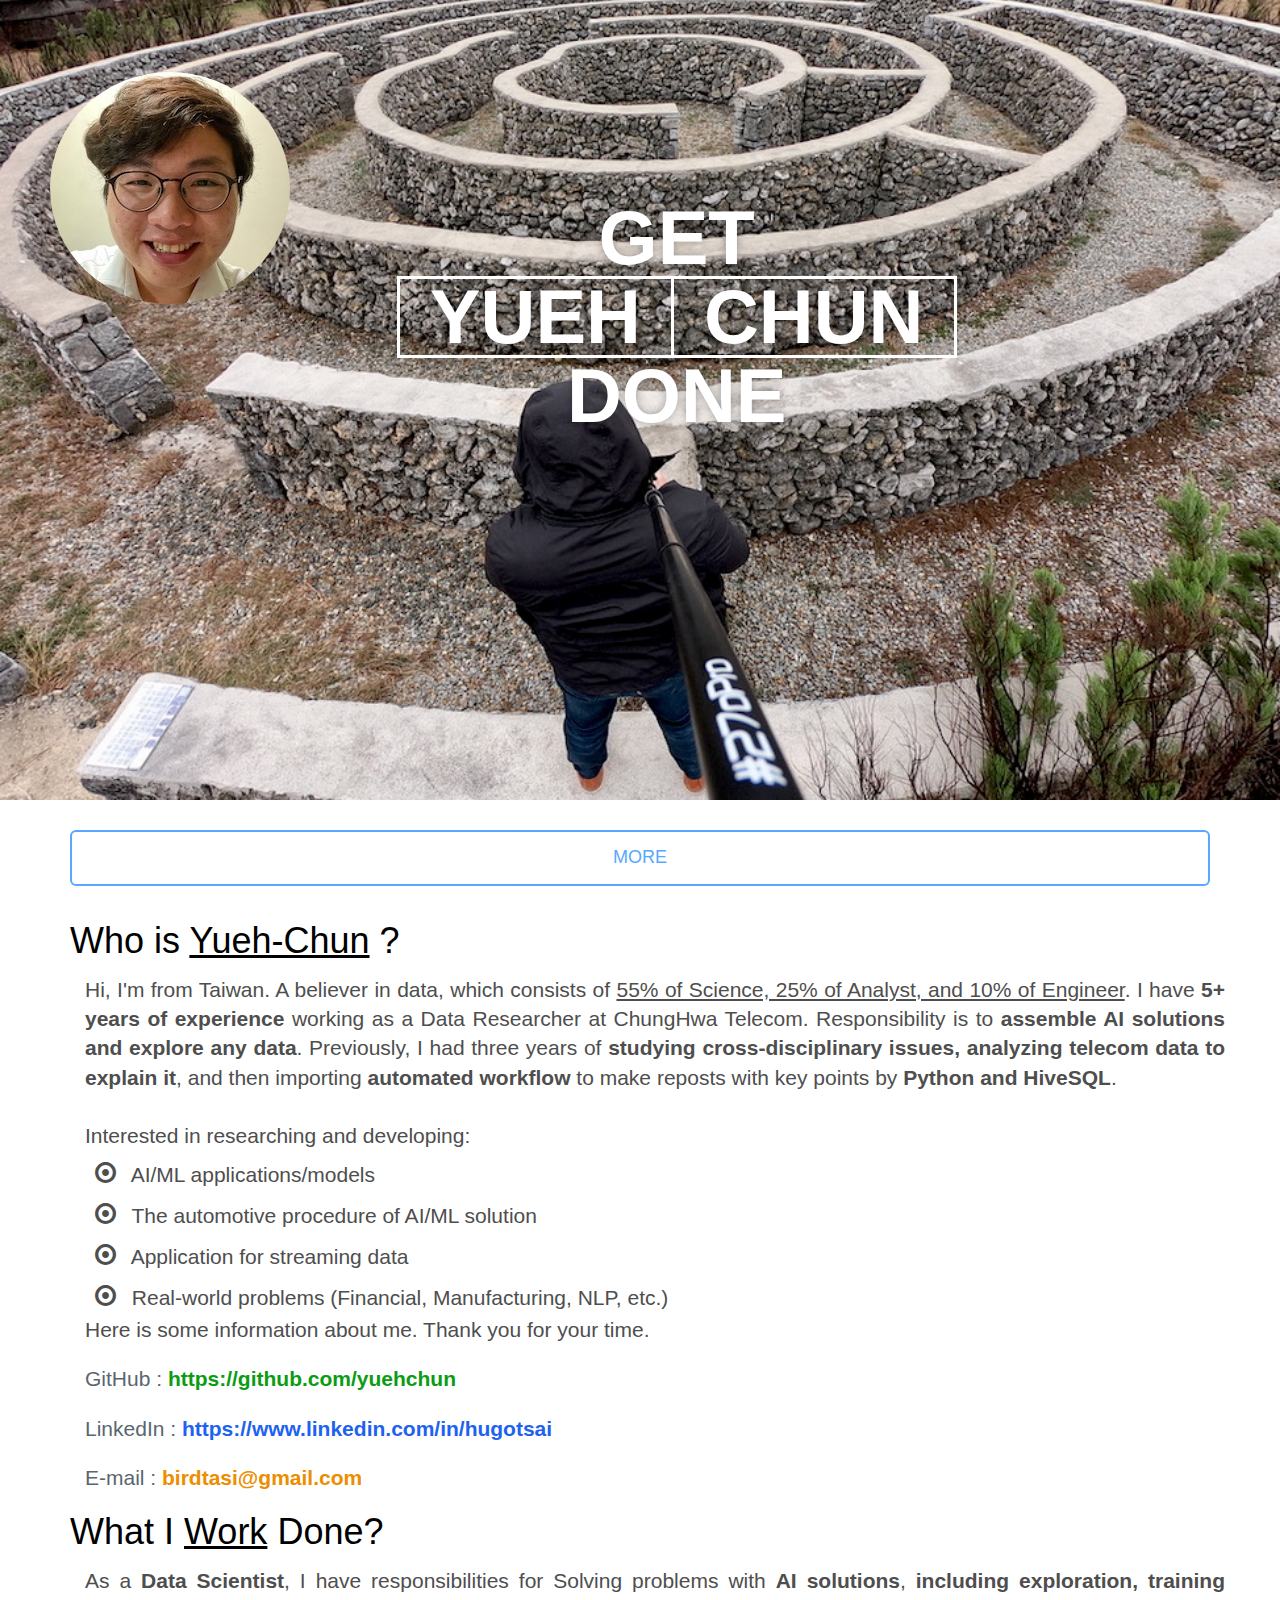
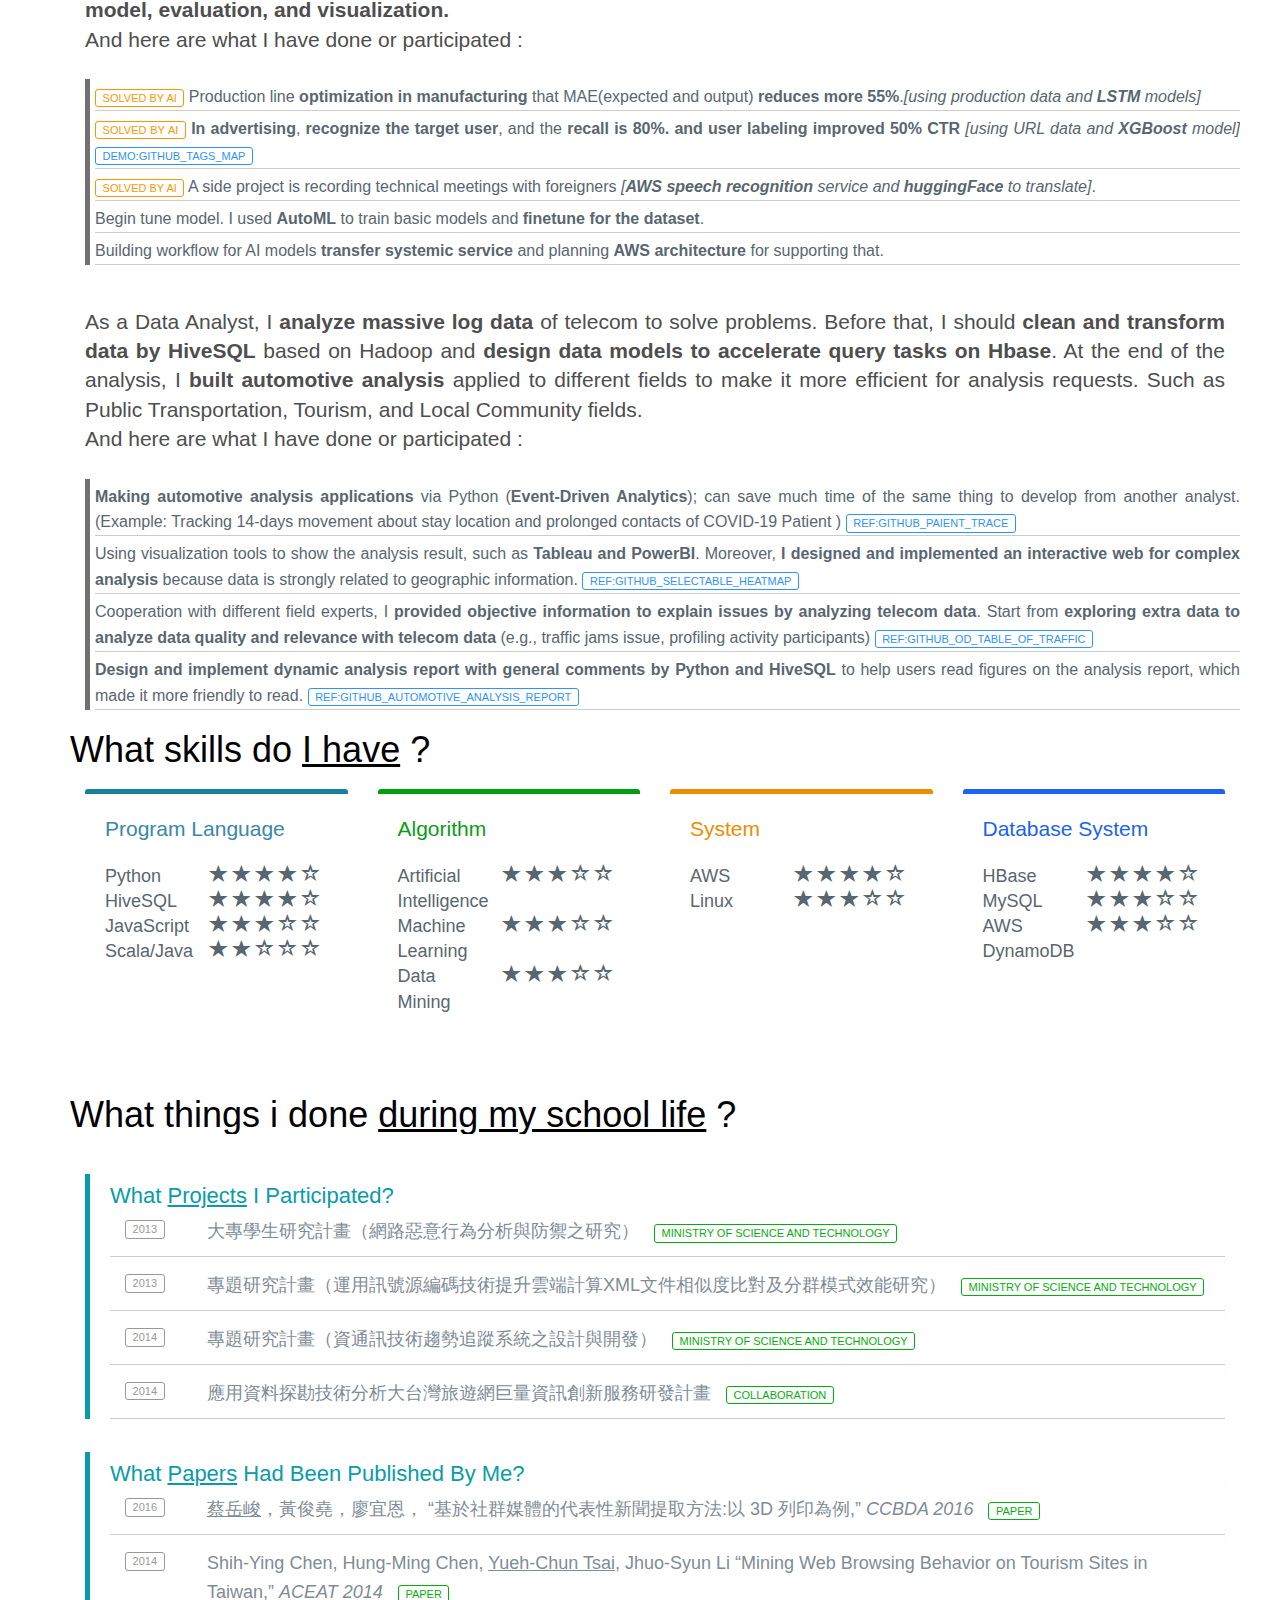
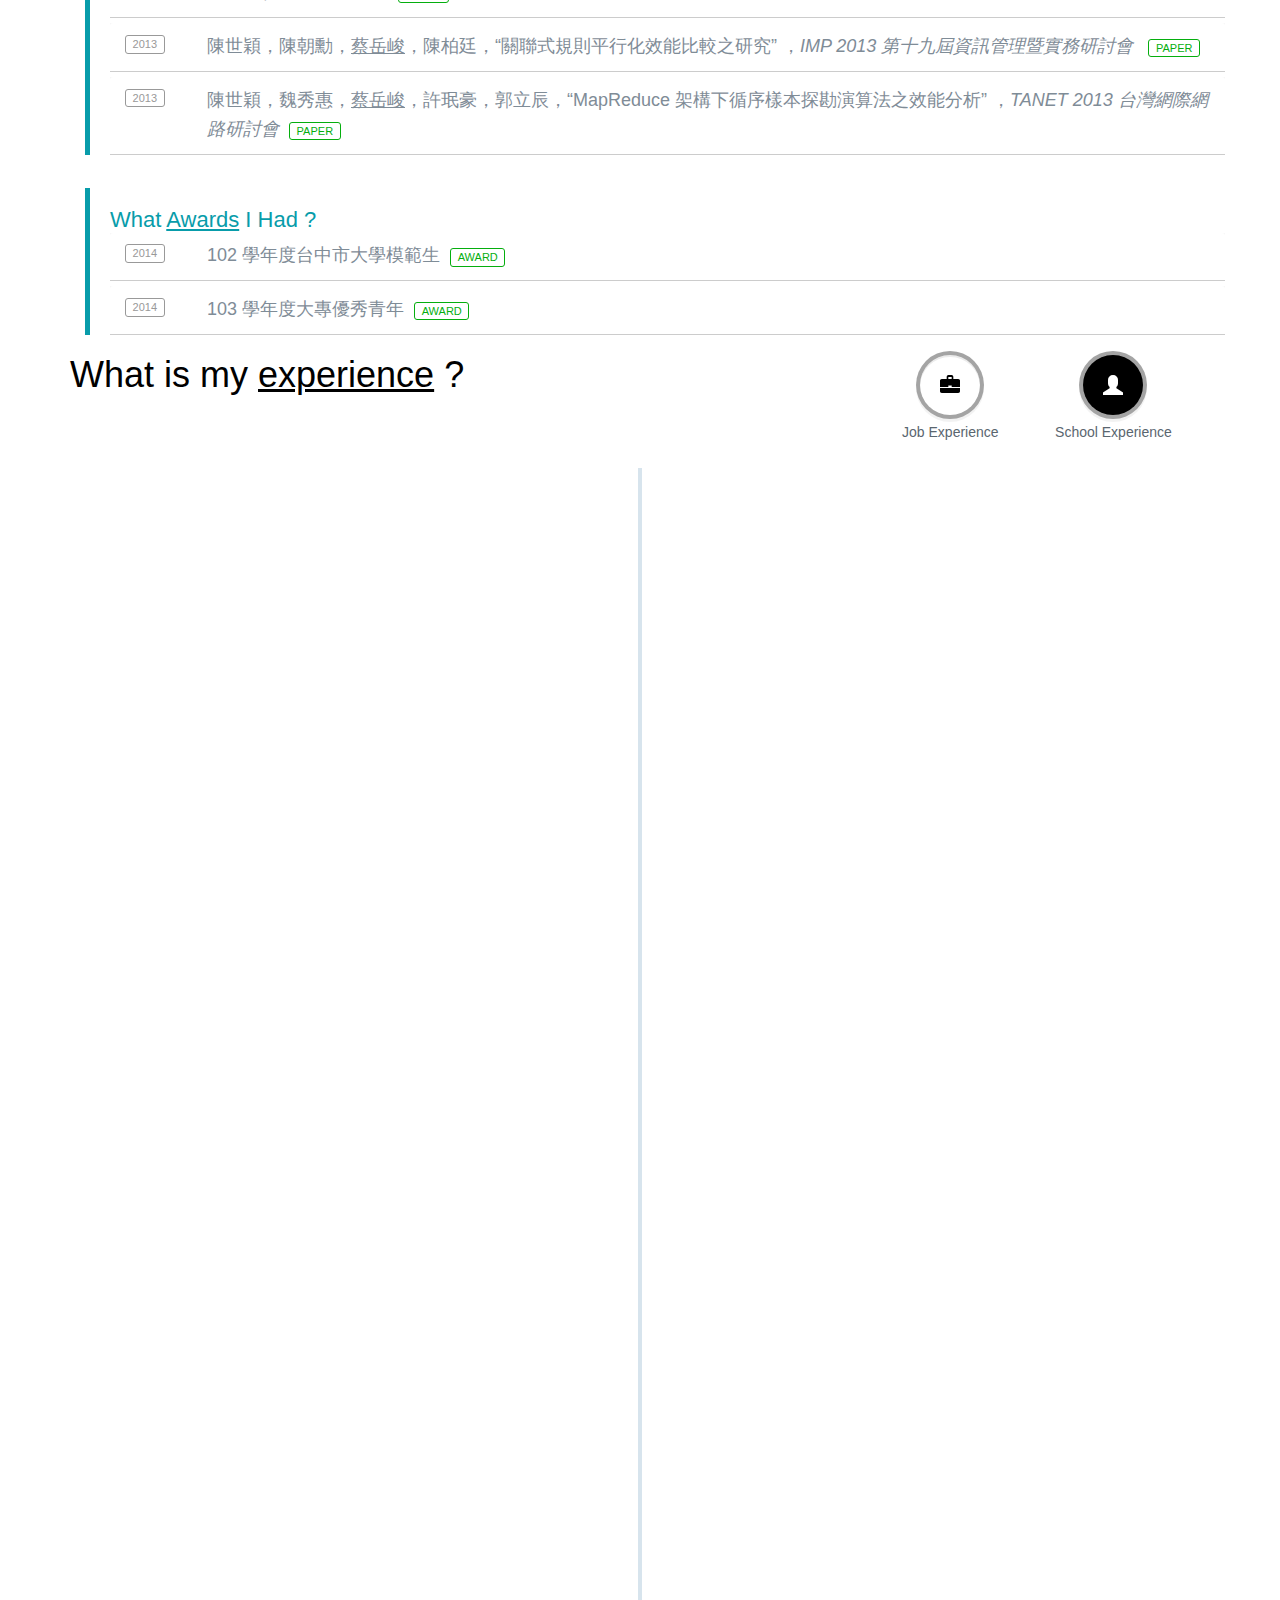
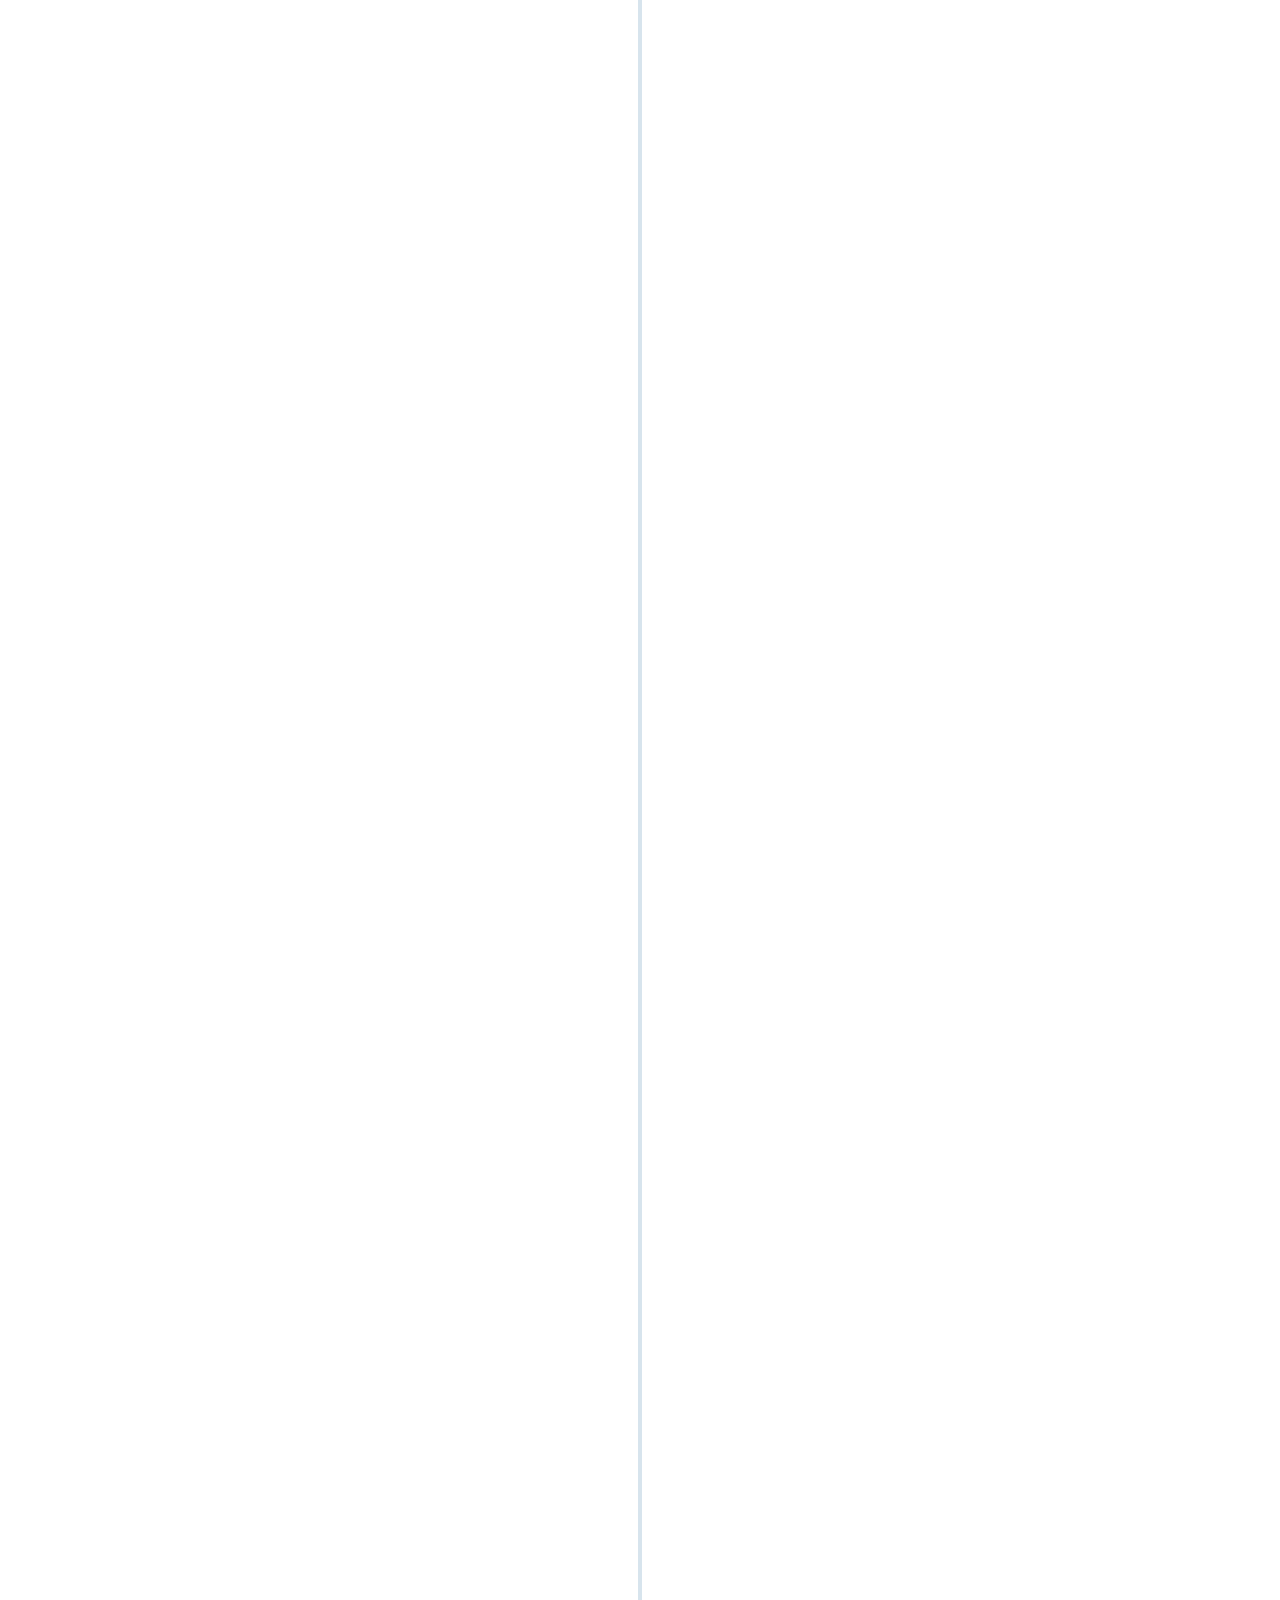
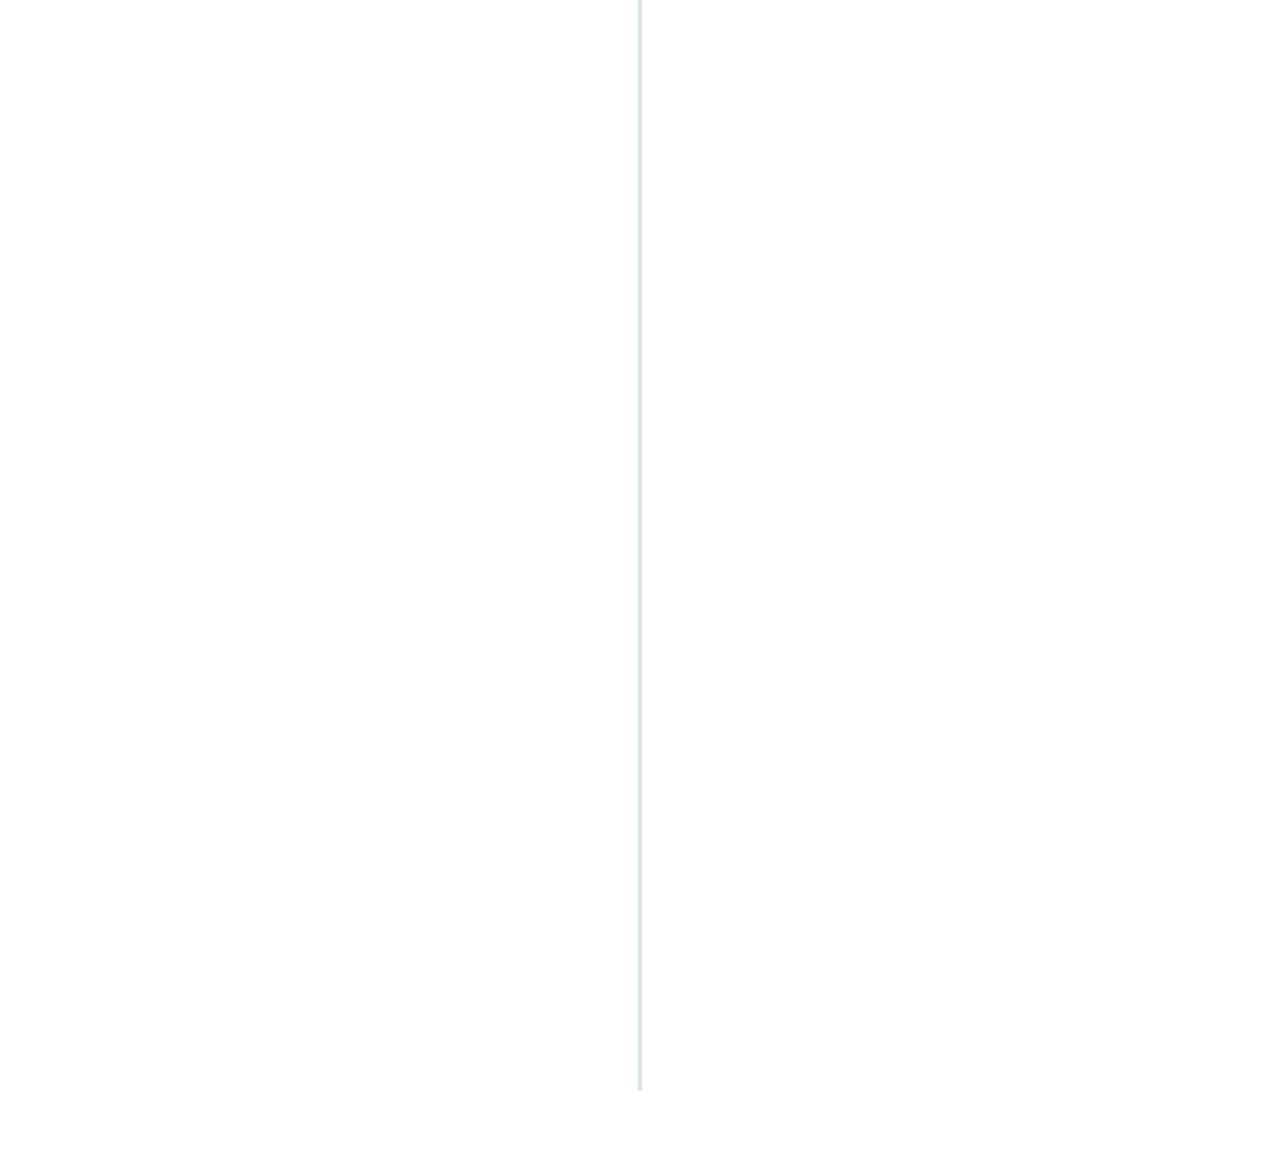
<file: index.html>
<!doctype html>
<html lang="en">
<head>
	<meta charset="utf-8" />
	<meta http-equiv="X-UA-Compatible" content="IE=edge,chrome=1" />
	<title>Hi , I'm Yueh Chun</title>
	
  <link href="bootstrap3/css/bootstrap.css" rel="stylesheet" />
  <link href="assets/css/get-shit-done.css" rel="stylesheet" />  
	<link href="assets/css/get-shit-done.css" rel="stylesheet" />  
  <link href="assets/css/my.css" rel="stylesheet" />

  <link rel="stylesheet" href="assets/css/reset.css"> <!-- CSS reset -->
  <link rel="stylesheet" href="assets/css/style.css"> <!-- Resource style -->
  <script src="assets/js/modernizr.js"></script> <!-- Modernizr -->
    
  <!--     Font Awesome     -->
  <link href="bootstrap3/css/font-awesome.css" rel="stylesheet">
  <link href='http://fonts.googleapis.com/css?family=Grand+Hotel' rel='stylesheet' type='text/css'>
  
</head>
<body>
<div class='blurred-container'>
     <a href="http://github.com">
         <div class="logo-container">
            <img class="img-circle" src="assets/img/yct_sp.jpeg" >
        </div>
    </a>
    <div class="motto">
        <div>Get</div>
        <div class="border no-right-border">Yueh</div><div class="border">Chun</div>
        <div>Done</div>
    </div>
  <div class="img-src" style="background-image: url('assets/img/HeadBack2.jpeg')" id="myBG"></div>
  <div class='img-src blur' style="background-image: url('assets/img/HeadBack2.jpeg')"></div>
</div>

<div class="main">
     <div class="section-gray">
        <div class="container">
            <div class="row">
                <div class="col-md-12 text-center">
                  <a href="#aboutMe " class="btn btn-block btn-lg btn-info h2">MORE</a>
                </div>
            </div>
        </div>
    </div>
</div>
<div class="main" id="aboutMe"> </div>
<div class="main" id="myWork"> </div>
<div class="main" id="mySkill"> </div>






<div class="main" id="duringSchool"> 
    <div class="container tim-container">
       <div class="section-gray">
          <div class="container">
              <div class="row">
                <div class="tim-title">
                  <h2 class="Quote myTitle">What things i done <u>during my school life</u> ? </h2>
                </div>
              </div>
          </div>
        </div>
    </div>
</div>




<div class="main" id="myProject">
    <div class="container tim-container">
       <div class="section-gray">
          <div class="container">
              <div class="row">
                <div class="col-md-12 lead panel-group" id="accordion">
                  <div class="bs-callout-left panel panel-default">
                    <h4 class="projectTitle">What <u>Projects</u> I Participated?</h4>
                    <div class="panel panel-default">
                      <div class="panel-heading" role="tablist" aria-multiselectable="true" id="headingOne">
                        <h4 class="panel-title">
                          <span class="label label-default projectYear">2013</span>
                          <div class="LinkPosition">
                            <a class="projectLink" data-target="#collapseOne" href="#collapseOne" data-toggle="gsdk-collapse" aria-expanded="true" aria-controls="collapseOne"> 大專學生研究計畫（網路惡意行為分析與防禦之研究）
                              <span class="label label-success projectSubType">Ministry of Science and Technology</span> </a>
                          </div>
                          
                        </h4>
                      </div>
                      <div id="collapseOne" class="panel-collapse collapse" role="tabpanel" aria-labelledby="headingOne">
                        <div class="panel-body justifyDoc">
                            In this project, I made a simple implementations of sniffer, and then I serveied some papers and implemented a sample in JAVA for Trojan virus. During the project, I used monitoring software tools to verified the correctness, such like wireshark etc.
                            Another inspiration point is SQL injection for the this project. that was more helpful to me, because open API of security is a big issue, and I using that for my research at present. Oh, one more thing. This project is my first academic research project.
                          <br/><br/>
                        </div>
                      </div>
                    </div>

                    <div class="panel panel-default">
                      <div class="panel-heading" role="tablist" aria-multiselectable="true" id="headingTwo">
                        <h4 class="panel-title">
                          <span class="label label-default projectYear">2013</span>
                          <div class="LinkPosition">
                            <a class="projectLink" data-target="#collapseTwo" href="#collapseTwo" data-toggle="gsdk-collapse" aria-expanded="true" aria-controls="collapseTwo">
                              專題研究計畫（運用訊號源編碼技術提升雲端計算XML文件相似度比對及分群模式效能研究）
                              <span class="label label-success projectSubType">Ministry of Science and Technology</span>
                            </a>
                        </div>
                          
                        </h4>
                      </div>
                      <div id="collapseTwo" class="panel-collapse collapse" role="tabpanel" aria-labelledby="headingTwo">
                        <div class="panel-body justifyDoc">
It is a base work for my data mining research. Because data always loading from the cloud network, so many document formation is XML schema in informational network. Thus I made firend with XML. I understanding the structure of the entire document. and done a program for Data Extraction from this XML data in this project. But the most important things, that program is base on MapReduce Architecture. During this project I learned distributed computing & cloud computing how that work, and what to do for solving problems now.
                          <br/><br/>
                        </div>
                      </div>
                    </div>

                    <div class="panel panel-default">
                      <div class="panel-heading" role="tablist" aria-multiselectable="true" id="headingThree">
                        <h4 class="panel-title">
                          <span class="label label-default projectYear">2014</span>
                          <div class="LinkPosition">
                            <a class="projectLink" data-target="#collapseThree" href="#collapseThree" data-toggle="gsdk-collapse" aria-expanded="true" aria-controls="collapseThree"> 專題研究計畫（資通訊技術趨勢追蹤系統之設計與開發）
                            <span class="label label-success projectSubType">Ministry of Science and Technology</span>
                             </a>
                          </div>
                          
                        </h4>
                      </div>
                      <div id="collapseThree" class="panel-collapse collapse" role="tabpanel" aria-labelledby="headingThree">
                        <div class="panel-body justifyDoc">
At this stage, more and more data generator, such like the end user for social network service (like facebook, twitter and youtube etc.). But we didn't to analyse user action, that has been much more papers to support. So we studied the user, what that talking about the most popular things and top issues. and I coded program to parser PDF file to text via JAVA language. And I servey paper about ICT development trend during this project.
                          <br/><br/>  
                        </div>
                      </div>
                    </div>

                    <div class="panel panel-default">
                      <div class="panel-heading" role="tablist" aria-multiselectable="true" id="headingSeven">
                        <h4 class="panel-title">
                          <span class="label label-default projectYear">2014</span>
                          <div class="LinkPosition">
                            <a class="projectLink" data-target="#collapseSeven" href="#collapseSeven" data-toggle="gsdk-collapse" aria-expanded="true" aria-controls="collapseSeven"> 應用資料探勘技術分析大台灣旅遊網巨量資訊創新服務研發計畫 
                              <span class="label label-success projectSubType">Collaboration</span></a>
                          </div>
                          
                        </h4>
                      </div>
                      <div id="collapseSeven" class="panel-collapse collapse" role="tabpanel" aria-labelledby="headingSeven">
                        <div class="panel-body justifyDoc" id="project_4">

                        </div>
                      </div>
                    </div>
                  </div>


                  <div class="bs-callout-left panel panel-default" style="margin-top: 33px;" id="myPapers"> </div>

                  <div class="bs-callout-left panel panel-default" style="margin-top: 33px;" id='myAwards'> </div>
                </div>

              </div>
          </div>
        </div>
    </div>
</div>


<div class="main" id="myExpericence">
     <div class="section-gray">
        <div class="container">
            <div class="row">
              <div class="tim-title col-md-5 col-xs-8">
                  <h2 class="Quote myTitle">What is my <u>experience</u> ? </h2>
              </div>
              <div class="col-md-7 col-xs-4 row">

                <div class="col-md-3 col-xs-6 col-md-offset-6 careerOut">
                  <div class="cd-timeline-img cd-career careerIcon">
                    <span class="glyphicon glyphicon-briefcase myIconPostion" style="color:black;"></span> 
                  </div>
                  <div class="experContext text-center">Job Experience</div>
                </div>

                <div class="col-md-3 col-xs-6 careerOut">
                  <div class="cd-timeline-img cd-school schoolIcon">
                    <span class="glyphicon glyphicon-user myIconPostion" style="color:white;"></span>
                  </div>
                  <div class="experContext text-center">School Experience</div>
                </div>
              </div>
          </div>
          <div class="row">
          <section id="cd-timeline" class="cd-container lead">


            <div class="cd-timeline-block">
              <div class="cd-timeline-img cd-career">
                <span class="glyphicon glyphicon-briefcase myIconPostion" style="color:black;"></span>
              </div>

              <div class="cd-timeline-content" >
                <div class="timeLineTitle">ChungHwa Telecom</div>
                <p class="justifyDoc">
                    I am working as a Data Researcher at ChungHwa Telecom. Responsibility is to assemble AI solutions and explore any data. Previously, I had three years of studying cross-disciplinary issues, analyzing telecom data to explain it, and then importing automated workflow to make reposts with key points by Python and HiveSQL.
                  <br/><br/>
                  </p>
                <span class="cd-date border">October 2016 <br/> .<br/>Now </span>
              </div>
            </div>
            <div class="cd-timeline-block">
              <div class="cd-timeline-img cd-school">
                <span class="glyphicon glyphicon-user myIconPostion" style="color:white;"></span>
              </div>

              <div class="cd-timeline-content">
                <div class="timeLineTitle">End the Life of Student</div>
                <p class="justifyDoc">
                  I graduated from National Chung Hsing University with a master degree in Computer Science and Engineering in 2016.
                </p>
                <span class="cd-date border">July 2016 <br/> </span>
              </div>
            </div>



            <div class="cd-timeline-block">
              <div class="cd-timeline-img cd-career">
                <span class="glyphicon glyphicon-briefcase myIconPostion" style="color:black;"></span>
              </div>

              <div class="cd-timeline-content" >
                <div class="timeLineTitle">Intern at Industrial Technology Research Institude</div>
                <p class="justifyDoc">
I had learned too more communication skill of job, what is powerful to express my ideas when meeting time. Not only that, but also learned how to program together and co-wrok for the same project used git version controller. Git is helpful to programer and desinger. 
<br/>
During this intern I code for Ruby On Rails, I Streaming to access Facebook, Google, Dropbox, Nexmo and etc. web API service via that API. And I indirect learning what the important for user's information and how diffcult to get that information.
                  <br/><br/>
                  </p>
                <span class="cd-date border">July 2015 <br/> .<br/>August 2015 </span>
              </div>
            </div>



            <div class="cd-timeline-block">
              <div class="cd-timeline-img cd-school">
                <span class="glyphicon glyphicon-user myIconPostion" style="color:white;"></span>
              </div>

              <div class="cd-timeline-content">
                <div class="timeLineTitle"> Graduate from College</div>
                <p class="justifyDoc">
                  Graduated from National Taichung University of Science and Technology, where I got bachelor's degree in computer science and information engineering.
                  And I became a graduate to study computer science and engineering in National Chung Hsing University.
                </p>
                <span class="cd-date border">June 2014 <br/> </span>
              </div>
            </div>

            <div class="cd-timeline-block">
              <div class="cd-timeline-img cd-school">
                <span class="glyphicon glyphicon-user myIconPostion" style="color:white;"></span>
              </div>

              <div class="cd-timeline-content">
                <div class="timeLineTitle">Class Sub-Rep.</div>
                <p class="justifyDoc">
This not too different from the class Rep., because of I just handle the relationship for each other in class. And deal with administrative services for class.
                </p>
                <span class="cd-date border">September 2013 <br/> .<br/>February 2013 </span>
              </div>
            </div>



            <div class="cd-timeline-block">
              <div class="cd-timeline-img cd-school">
                <span class="glyphicon glyphicon-user myIconPostion" style="color:white;"></span>
              </div>

              <div class="cd-timeline-content">
                <div class="timeLineTitle">Class Rep.</div>
                <p>
I love my classmate. And we were "co-work (share document)" together. Always shared code and discussed problems. Not only that, but also we had gone shopping and eat dinnner / breaklunch together. So I had learned how to keep feeling with must people and what to I doing, what will get everybody be batter.
</p>
                <span class="cd-date border">February 2013 <br/> .<br/>June 2013 </span>
              </div>
            </div>


            <div class="cd-timeline-block">
              <div class="cd-timeline-img cd-school">
                <span class="glyphicon glyphicon-user myIconPostion" style="color:white;"></span>
              </div>

              <div class="cd-timeline-content">
                <div class="timeLineTitle">Chairman for NUTC-CSIE</div>
                <p class="justifyDoc">
This is a happy time at my student life. And this identity need to bear responsibility of class. But I like this identity, because I can handle with different tasks. And I can help somebody. By the way, I take my friends who is single in our department. and I invite other girls who is different department from us.</p>
                <span class="cd-date border">February 2012 <br/> .<br/>January 2013 </span>
              </div>
            </div>



            <div class="cd-timeline-block">
              <div class="cd-timeline-img cd-career">
                <span class="glyphicon glyphicon-briefcase myIconPostion" style="color:black;"></span>
              </div>

              <div class="cd-timeline-content">
                <div class="timeLineTitle">國立臺中科技大學資工系 | Part-time MIS</div>
                <p class="justifyDoc">
Oh, I was downgrade position of career from the last job. But it's not a wrong choice because of I got more resource from school so that I could do self-learning what I want to know. And I had controlled server what provided services for department.<br/>
During the part-time job, I had established system support staff in the department(such as project exhibition of achievements system, voting service etc.), that been used until now.
                </p>
                <span class="cd-date border">October 2011 <br/> .<br/>January 2013 </span>
              </div>
            </div>


            <div class="cd-timeline-block">
              <div class="cd-timeline-img cd-career">
                <span class="glyphicon glyphicon-briefcase myIconPostion" style="color:black;"></span>
              </div>

              <div class="cd-timeline-content">
                <div class="timeLineTitle">嵐宇科技有限公司 | Part-timeAssociate Programmer</div>
                <p class="justifyDoc">
The job is a program assistant, that is a rare opportunity for me. I was major coding of PHP and designing database schema for customized web service. And then I had communicated with customer in a engineer capacity. The ability of program was advance and taking responsibility there.</p>
                <span class="cd-date border">June 2010 <br/> .<br/>October 2011 </span>
              </div>
            </div>


            <div class="cd-timeline-block">
              <div class="cd-timeline-img cd-career">
                <span class="glyphicon glyphicon-briefcase myIconPostion" style="color:black;"></span>
              </div>

              <div class="cd-timeline-content">
                <div class="timeLineTitle">網通數位科技 | Part-time Associate Programmer</div>
                <p class="justifyDoc">
In the role of this work may be called volunteers. (Are you kidding me? No, but I thanked anythings happend here) In this time. I can handle a case(font to end web service & system) by myself from when I didn't have any experience. Here I learned MySQL, PHP, JavaScript, HTML, CSS etc.I am grateful to have this opportunity to learn, that inspired by my love for program.
                </p>
                <span class="cd-date border">July 2009 <br/> .<br/>June 2010 </span>
              </div>
            </div>




          </section> <!-- cd-timeline -->
        </div>
      </div>
    </div>
  </div>



</div>

</body>

    <script src="jquery/jquery-1.10.2.js" type="text/javascript"></script>
	<script src="assets/js/jquery-ui-1.10.4.custom.min.js" type="text/javascript"></script>

	<script src="bootstrap3/js/bootstrap.js" type="text/javascript"></script>
	<script src="assets/js/gsdk-checkbox.js"></script>
	<script src="assets/js/gsdk-radio.js"></script>
	<script src="assets/js/gsdk-bootstrapswitch.js"></script>
	<script src="assets/js/get-shit-done.js"></script>
  <script src="assets/js/main.js"></script> <!-- Resource jQuery -->

<script type="text/javascript">
    var tempHi;
    $("#myBG").ready(function(){
      tempHi = parseInt($("#myBG").css("height"));
    });
    $(window).scroll(function(){
        var scrollHor = $(this).scrollTop(); 
        if(scrollHor <= tempHi){
          $("#myBG").css("height",tempHi);
        }else{
          $("#myBG").css("height","0");
        }
    });
    $('.btn-tooltip').tooltip();
    $('.label-tooltip').tooltip();
    $('.pick-class-label').click(function(){
        var new_class = $(this).attr('new-class');  
        var old_class = $('#display-buttons').attr('data-class');
        var display_div = $('#display-buttons');
        if(display_div.length) {
        var display_buttons = display_div.find('.btn');
        display_buttons.removeClass(old_class);
        display_buttons.addClass(new_class);
        display_div.attr('data-class', new_class);
        }
    });
    $( "#slider-range" ).slider({
		range: true,
		min: 0,
		max: 500,
		values: [ 75, 300 ],
	});
	$( "#slider-default" ).slider({
			value: 70,
			orientation: "horizontal",
			range: "min",
			animate: true
	});
	$('.carousel').carousel({
      interval: 4000
    });

  $(function(){
    $("#aboutMe").load("aboutMe.html"); 
    $("#mySkill").load("mySkill.html"); 
    $("#myPapers").load("myPaper.html"); 
    $("#myAwards").load("myAwards.html"); 
    $("#myWork").load("myWork.html"); 

  });
</script>
</html>
</file>
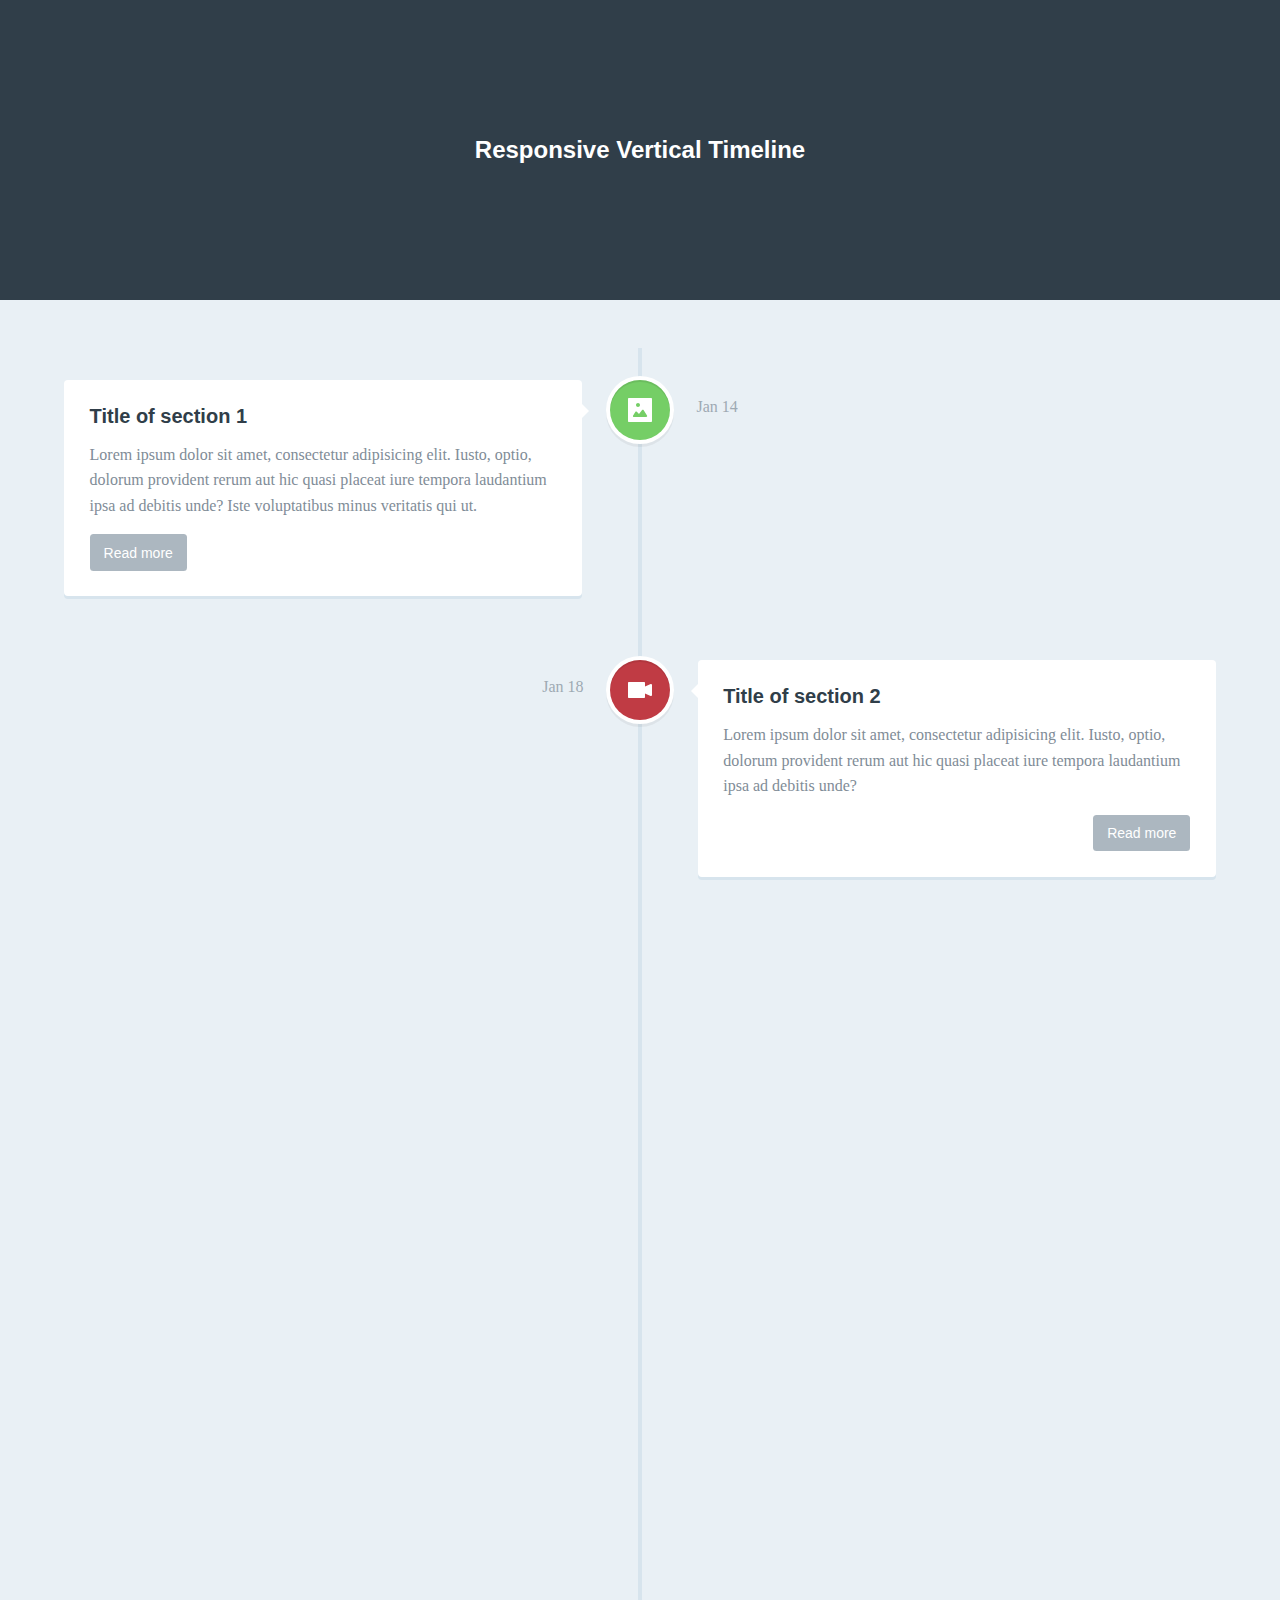
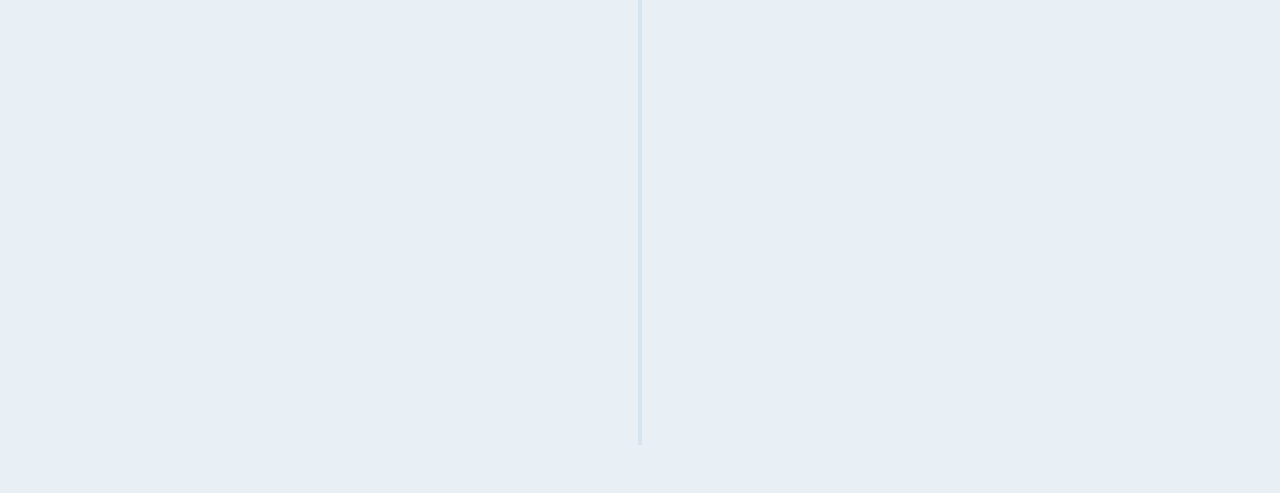
<file: timeline/vertical-timeline/index.html>
<!doctype html>
<html lang="en" class="no-js">
<head>
	<meta charset="UTF-8">
	<meta name="viewport" content="width=device-width, initial-scale=1">

	<link rel="stylesheet" href="css/reset.css"> <!-- CSS reset -->
	<link rel="stylesheet" href="css/style.css"> <!-- Resource style -->
	<script src="js/modernizr.js"></script> <!-- Modernizr -->
  	
	<title>Responsive Vertical Timeline</title>
</head>
<body>
	<header>
		<h1>Responsive Vertical Timeline</h1>
	</header>

	<section id="cd-timeline" class="cd-container">
		<div class="cd-timeline-block">
			<div class="cd-timeline-img cd-picture">
				<img src="img/cd-icon-picture.svg" alt="Picture">
			</div> <!-- cd-timeline-img -->

			<div class="cd-timeline-content">
				<h2>Title of section 1</h2>
				<p>Lorem ipsum dolor sit amet, consectetur adipisicing elit. Iusto, optio, dolorum provident rerum aut hic quasi placeat iure tempora laudantium ipsa ad debitis unde? Iste voluptatibus minus veritatis qui ut.</p>
				<a href="#0" class="cd-read-more">Read more</a>
				<span class="cd-date">Jan 14</span>
			</div> <!-- cd-timeline-content -->
		</div> <!-- cd-timeline-block -->

		<div class="cd-timeline-block">
			<div class="cd-timeline-img cd-movie">
				<img src="img/cd-icon-movie.svg" alt="Movie">
			</div> <!-- cd-timeline-img -->

			<div class="cd-timeline-content">
				<h2>Title of section 2</h2>
				<p>Lorem ipsum dolor sit amet, consectetur adipisicing elit. Iusto, optio, dolorum provident rerum aut hic quasi placeat iure tempora laudantium ipsa ad debitis unde?</p>
				<a href="#0" class="cd-read-more">Read more</a>
				<span class="cd-date">Jan 18</span>
			</div> <!-- cd-timeline-content -->
		</div> <!-- cd-timeline-block -->

		<div class="cd-timeline-block">
			<div class="cd-timeline-img cd-picture">
				<img src="img/cd-icon-picture.svg" alt="Picture">
			</div> <!-- cd-timeline-img -->

			<div class="cd-timeline-content">
				<h2>Title of section 3</h2>
				<p>Lorem ipsum dolor sit amet, consectetur adipisicing elit. Excepturi, obcaecati, quisquam id molestias eaque asperiores voluptatibus cupiditate error assumenda delectus odit similique earum voluptatem doloremque dolorem ipsam quae rerum quis. Odit, itaque, deserunt corporis vero ipsum nisi eius odio natus ullam provident pariatur temporibus quia eos repellat consequuntur perferendis enim amet quae quasi repudiandae sed quod veniam dolore possimus rem voluptatum eveniet eligendi quis fugiat aliquam sunt similique aut adipisci.</p>
				<a href="#0" class="cd-read-more">Read more</a>
				<span class="cd-date">Jan 24</span>
			</div> <!-- cd-timeline-content -->
		</div> <!-- cd-timeline-block -->

		<div class="cd-timeline-block">
			<div class="cd-timeline-img cd-location">
				<img src="img/cd-icon-location.svg" alt="Location">
			</div> <!-- cd-timeline-img -->

			<div class="cd-timeline-content">
				<h2>Title of section 4</h2>
				<p>Lorem ipsum dolor sit amet, consectetur adipisicing elit. Iusto, optio, dolorum provident rerum aut hic quasi placeat iure tempora laudantium ipsa ad debitis unde? Iste voluptatibus minus veritatis qui ut.</p>
				<a href="#0" class="cd-read-more">Read more</a>
				<span class="cd-date">Feb 14</span>
			</div> <!-- cd-timeline-content -->
		</div> <!-- cd-timeline-block -->

		<div class="cd-timeline-block">
			<div class="cd-timeline-img cd-location">
				<img src="img/cd-icon-location.svg" alt="Location">
			</div> <!-- cd-timeline-img -->

			<div class="cd-timeline-content">
				<h2>Title of section 5</h2>
				<p>Lorem ipsum dolor sit amet, consectetur adipisicing elit. Iusto, optio, dolorum provident rerum.</p>
				<a href="#0" class="cd-read-more">Read more</a>
				<span class="cd-date">Feb 18</span>
			</div> <!-- cd-timeline-content -->
		</div> <!-- cd-timeline-block -->

		<div class="cd-timeline-block">
			<div class="cd-timeline-img cd-movie">
				<img src="img/cd-icon-movie.svg" alt="Movie">
			</div> <!-- cd-timeline-img -->

			<div class="cd-timeline-content">
				<h2>Final Section</h2>
				<p>This is the content of the last section</p>
				<span class="cd-date">Feb 26</span>
			</div> <!-- cd-timeline-content -->
		</div> <!-- cd-timeline-block -->
	</section> <!-- cd-timeline -->
<script src="http://ajax.googleapis.com/ajax/libs/jquery/1.11.0/jquery.min.js"></script>
<script src="js/main.js"></script> <!-- Resource jQuery -->
</body>
</html>
</file>
<file: assets/css/get-shit-done.css>
@import url("gsdk-base.css");
@import url("gsdk-checkbox-radio-switch.css");
@import url("gsdk-sliders.css");
</file>
<file: assets/css/my.css>
@media screen and (min-width: 980px) {
    .motto{font-size: 76px; top: 25%;}
    .img-circle{max-width: 100%;}
    .blurred-container > .img-src{height: 800px;}
    .blurred-container{height: 800px;}
    .myTitle{font-size: 36px;}
    .projectTitle{font-size: 22px;}
	.panel-title{font-size: 18px;}
	.justifyDoc{font-size: 21px;}
	.LinkPosition{font-size: 18px;margin-left: 82px; margin-top: -21px;}

	.experContext{margin-top: 70px; }
	.careerIcon{width: 40px; height: 40px; margin-left:-20px;}
	.careerOut{height: 50px;}
	.schoolIcon{width: 40px;height: 40px; margin-left: -20px;}
	.myIconPostion{position: relative; top: 20px; left: 20px; font-size: 20px;}

	.skillSize{font-size: 18px;}
	.skillTitle{font-size: 21px;}
	.aboutFontSize{font-size: 21px;}
	.awardList{margin-left: 30px;margin-top: -32px;}
	.paperList{margin-left: 30px;margin-top: -32px;}
	.timeLineTitle{font-size:22px; color:#000000;}
}
@media screen and (min-width: 768px) and (max-width: 979px) {
    .motto{font-size: 56px; top: 25%;}
    .img-circle{max-width: 75%;}
    .blurred-container > .img-src{height: 530px;}
    .blurred-container{height: 530px;}
    .myTitle{font-size: 30px;}
    .projectTitle{font-size: 20px;}
	.panel-title{font-size: 16px;}
	.justifyDoc{font-size: 18px;}
	.LinkPosition{font-size: 16px;margin-left: 82px; margin-top: -21px;}

	.experContext{margin-top: 48px; }
	.careerIcon{width: 40px; height: 40px; margin-left: 34px;}
	.careerOut{height: 50px;}
	.schoolIcon{width: 40px;height: 40px; margin-left: 34px;}
	.myIconPostion{position: relative; top: 8px; left: 9px; font-size: 20px;}
	
	.skillSize{font-size: 16px;}
	.skillTitle{font-size: 18px;}
	.aboutFontSize{font-size: 18px;}
	.awardList{margin-left: 30px;margin-top: -31px;}
	.paperList{margin-left: 30px;margin-top: -31px;}
	.timeLineTitle{font-size:30px;}


  .cd-timeline-content::before {
    top: 15px;
    left: 100%;
    border-color: transparent;
    border-left-color: rgb(145, 142, 142);
  }
  .cd-timeline-block:nth-child(even) .cd-timeline-content::before {
    top: 15px;
    left: auto;
    right: 100%;
    border-color: transparent;
    border-right-color: rgb(145, 142, 142);
  }
}
@media screen and (min-width: 481px) and (max-width: 767px) {
    .motto{font-size: 40px; top: 25%;}
    .img-circle{max-width: 50%;}
    .blurred-container > .img-src{height: 380px;}
    .blurred-container{height: 380px;}
    .myTitle{font-size: 25px;}
    .projectTitle{font-size: 18px;}
	.panel-title{font-size: 14px;}
	.justifyDoc{font-size: 14px;}
	.LinkPosition{font-size: 14px;margin-left: 82px; margin-top: -21px;}
	
	.experContext{margin-top: 48px; }
	.careerIcon{width: 40px; height: 40px; margin-left: 34px;}
	.careerOut{height: 50px;}
	.schoolIcon{width: 40px;height: 40px; margin-left: 34px;}
	.myIconPostion{position: relative; top: 8px; left: 9px; font-size: 20px;}
	
	.skillSize{font-size: 14px;}
	.skillTitle{font-size: 16px;}
	.aboutFontSize{font-size: 16px;}
	.awardList{margin-left: 28px;margin-top: -23px;}
	.paperList{margin-left: 28px;margin-top: -23px;}
	.timeLineTitle{font-size:24px;}


  .cd-timeline-content::before {
    top: 15px;
    left: 100%;
    border-color: transparent;
    border-left-color: rgb(145, 142, 142);
  }
  .cd-timeline-block:nth-child(even) .cd-timeline-content::before {
    top: 15px;
    left: auto;
    right: 100%;
    border-color: transparent;
    border-right-color: rgb(145, 142, 142);
  }
}
@media screen and (max-width: 480px) {
    .motto{font-size: 20px; top: 35%;}
    .img-circle{max-width: 50%;}
    .blurred-container > .img-src{height: 400px;}
    .blurred-container{height: 400px;}
    .myTitle{font-size: 20px;}
    .projectTitle{font-size: 16px;}
	.panel-title{font-size: 10px;}
	.projectYear{display: none;}
	.justifyDoc{font-size: 10px;}
	.LinkPosition{font-size: 10px;}
	
	.experContext{margin-top: 48px; font-size:10px;}
	.careerIcon{width: 30px; height: 30px; margin-left: 10px;}
	.careerOut{height: 20px; padding-left: 0px;}
	.schoolIcon{width: 30px;height: 30px; margin-left: 7	px;}
	.myIconPostion{position: relative; top: 8px; left: 9px; font-size: 20px;}
	
	.skillSize{font-size: 12px;}
	.skillTitle{font-size: 14px;}
	.aboutFontSize{font-size: 14px;}
	.awardList{margin-left: 30px;margin-top: -25px;}
	.paperList{margin-left: 30px;margin-top: -25px;}
	.timeLineTitle{font-size: 18px;}
	.schoolIcon{margin-left: 12px;}
	
  .cd-timeline-content::before {
    top: 15px;
    left: 100%;
    border-color: transparent;
    border-left-color: rgb(145, 142, 142);
  }
  .cd-timeline-block:nth-child(even) .cd-timeline-content::before {
    top: 15px;
    left: auto;
    right: 100%;
    border-color: transparent;
    border-right-color: rgb(145, 142, 142);
  }
}



.bs-callout{
	padding: 20px;
	margin: 20px 0;
	border: 0px solid #eee;
	border-top-width: 5px;
	border-radius: 3px;
}
.projectLink{
    line-height: 1.6180em;
    color: #7f8c97;
}
.listMargin{
	margin-top:15px;
	margin-bottom:15px;
}
.bs-callout-left{
	padding-top: 10px;
	padding-left: 20px;
	margin-top: 20px;
	border: 0px solid #eee;
	border-left-width: 5px;
	border-radius: 3px;
	border-left-color: #089caa;
}
.bs-callout-left2{
	padding-top: 5px;
	padding-left: 5px;
	margin-top: 5px;
	border: 0px solid #707070;
	border-left-width: 5px;
	border-radius: 3px;
	border-left-color: #707070;
}
.bs-callout-left2 div{
	font-size: 18px;
	line-height: 26px;
	justify-content: space-between;
}
.projectTitle{
	color: #089caa;
}
.bs-callout-info{
	border-top-color: #1b809e;
}
.bs-callout-danger{
	border-top-color: #EE2D20;
}
.bs-callout-primary{
	border-top-color: #1D62F0;
}
.bs-callout-success{
	border-top-color: #049F0C;
}
.bs-callout-warning{
	border-top-color: #ED8D00;
}
.bs-callout-danger{
	border-top-color: #1b809e;
}
.bs-callout-default{
	border-top-color: #888888;
}
#aboutMe, #mySkill, #myAwards, #myProject, #education, #duringSchool{
	padding-top:20px;
}
.mySpanList{
	padding-top:5px;padding-bottom:5px;
}
.myTitle{
	color:#000000;
}
.mySubTitle{
	color:#000000;

}
.aboutFontColor{
	color:#4E4E4E;
}
.sampleTag{
	width:40px;
	height:40px;
}
.justifyDoc{
	text-align: justify;
	text-justify:inter-ideograph;
}
.projectSubType{
	margin-left:10px;
}
</file>
<file: assets/css/style.css>
/* -------------------------------- 

Primary style

-------------------------------- */
html * {
  -webkit-font-smoothing: antialiased;
  -moz-osx-font-smoothing: grayscale;
}

*, *:after, *:before {
  -webkit-box-sizing: border-box;
  -moz-box-sizing: border-box;
  box-sizing: border-box;
}

body {
  color: #5a666f;
  background-color: #e9f0f5;
}

a {
  color: #acb7c0;
  text-decoration: none;
}

img {
  max-width: 100%;
}

h1, h2 {
}

/* -------------------------------- 

Modules - reusable parts of our design

-------------------------------- */
.cd-container {
  /* this class is used to give a max-width to the element it is applied to, and center it horizontally when it reaches that max-width */
  width: 90%;
  max-width: 980px;
  margin: 0 auto;
}
.cd-container::after {
  /* clearfix */
  content: '';
  display: table;
  clear: both;
}

/* -------------------------------- 

Main components 

-------------------------------- */
header {
  height: 200px;
  line-height: 200px;
  text-align: center;
  background: #303e49;
}
header h1 {
  color: white;
  font-size: 18px;
  font-size: 1.125rem;
}
@media only screen and (min-width: 980px) {
  header {
    height: 300px;
    line-height: 300px;
  }
  header h1 {
    font-size: 24px;
    font-size: 1.5rem;
  }
}

#cd-timeline {
  position: relative;
  padding: 2em 0;
  margin-top: 2em;
  margin-bottom: 2em;
}
#cd-timeline::before {
  /* this is the vertical line */
  content: '';
  position: absolute;
  top: 0;
  left: 18px;
  height: 100%;
  width: 4px;
  background: #d7e4ed;
}
@media only screen and (min-width: 980px) {
  #cd-timeline {
    margin-top: 3em;
    margin-bottom: 3em;
  }
  #cd-timeline::before {
    left: 50%;
    margin-left: -2px;
  }
}

.cd-timeline-block {
  position: relative;
  margin: 2em 0;
}
.cd-timeline-block:after {
  content: "";
  display: table;
  clear: both;
}
.cd-timeline-block:first-child {
  margin-top: 0;
}
.cd-timeline-block:last-child {
  margin-bottom: 0;
}
@media only screen and (min-width: 980px) {
  .cd-timeline-block {
    margin: 4em 0;
  }
  .cd-timeline-block:first-child {
    margin-top: 0;
  }
  .cd-timeline-block:last-child {
    margin-bottom: 0;
  }
}

.cd-timeline-img {
  position: absolute;
  top: 0;
  left: 0;
  width: 40px;
  height: 40px;
  border-radius: 50%;
  box-shadow: 0 0 0 4px #A4A4A4, inset 0 2px 0 rgba(0, 0, 0, 0.08), 0 3px 0 4px rgba(0, 0, 0, 0.05);
}
.cd-timeline-img img {
  display: block;
  width: 24px;
  height: 24px;
  position: relative;
  left: 50%;
  top: 50%;
  margin-left: -12px;
  margin-top: -12px;
}
.cd-timeline-img.cd-career {
  background: #ffffff;
}
.cd-timeline-img.cd-school {
  background: #000000;
}
.cd-timeline-img.cd-picture {
  background: #75ce66;
}
.cd-timeline-img.cd-movie {
  background: #c03b44;
}
.cd-timeline-img.cd-location {
  background: #f0ca45;
}
@media only screen and (min-width: 980px) {
  .cd-timeline-img {
    width: 60px;
    height: 60px;
    left: 50%;
    margin-left: -30px;
    /* Force Hardware Acceleration in WebKit */
    -webkit-transform: translateZ(0);
    -webkit-backface-visibility: hidden;
  }
  .cssanimations .cd-timeline-img.is-hidden {
    visibility: hidden;
  }
  .cssanimations .cd-timeline-img.bounce-in {
    visibility: visible;
    -webkit-animation: cd-bounce-1 0.6s;
    -moz-animation: cd-bounce-1 0.6s;
    animation: cd-bounce-1 0.6s;
  }
}

@-webkit-keyframes cd-bounce-1 {
  0% {
    opacity: 0;
    -webkit-transform: scale(0.5);
  }

  60% {
    opacity: 1;
    -webkit-transform: scale(1.2);
  }

  100% {
    -webkit-transform: scale(1);
  }
}
@-moz-keyframes cd-bounce-1 {
  0% {
    opacity: 0;
    -moz-transform: scale(0.5);
  }

  60% {
    opacity: 1;
    -moz-transform: scale(1.2);
  }

  100% {
    -moz-transform: scale(1);
  }
}
@keyframes cd-bounce-1 {
  0% {
    opacity: 0;
    -webkit-transform: scale(0.5);
    -moz-transform: scale(0.5);
    -ms-transform: scale(0.5);
    -o-transform: scale(0.5);
    transform: scale(0.5);
  }

  60% {
    opacity: 1;
    -webkit-transform: scale(1.2);
    -moz-transform: scale(1.2);
    -ms-transform: scale(1.2);
    -o-transform: scale(1.2);
    transform: scale(1.2);
  }

  100% {
    -webkit-transform: scale(1);
    -moz-transform: scale(1);
    -ms-transform: scale(1);
    -o-transform: scale(1);
    transform: scale(1);
  }
}
.cd-timeline-content {
  position: relative;
  margin-left: 60px;
  background: white;
  border-radius: 0.25em;
  padding: 1em;
  /*box-shadow: 0 3px 0 #d7e4ed;*/
  border:1px solid;
}
.cd-timeline-content:after {
  content: "";
  display: table;
  clear: both;
}
.cd-timeline-content h2 {
  color: #303e49;
}
.cd-timeline-content p, .cd-timeline-content .cd-read-more, .cd-timeline-content .cd-date {
  font-size: 13px;
  font-size: 0.8125rem;
}
.cd-timeline-content .cd-read-more, .cd-timeline-content .cd-date {
  display: inline-block;
}
.cd-timeline-content p {
  margin: 1em 0;
  line-height: 1.6;
}
.cd-timeline-content .cd-read-more {
  float: right;
  padding: .8em 1em;
  background: #acb7c0;
  color: white;
  border-radius: 0.25em;
}
.no-touch .cd-timeline-content .cd-read-more:hover {
  background-color: #bac4cb;
}
.cd-timeline-content .cd-date {
  float: left;
  padding: .8em 0;
  opacity: .7;
}
.cd-timeline-content::before {
  content: '';
  position: absolute;
  top: 16px;
  right: 100%;
  height: 0;
  width: 0;
  border: 7px solid transparent;
  border-right: 7px solid white;
}
@media only screen and (min-width: 768px) {
  .cd-timeline-content h2 {
    font-size: 35px;
    font-size: 2.25rem;
  }
  .cd-timeline-content p {
    font-size: 20px;
    font-size: 1.5rem;
  }
  .cd-timeline-content .cd-read-more, .cd-timeline-content .cd-date {
    font-size: 14px;
    font-size: 0.875rem;
  }
}
@media only screen and (min-width: 980px) {
  .cd-timeline-content {
    margin-left: 0;
    padding: 1.6em;
    width: 45%;
  }
  .cd-timeline-content::before {
    top: 24px;
    left: 100%;
    border-color: transparent;
    border-left-color: rgb(145, 142, 142);
  }
  .cd-timeline-content .cd-read-more {
    float: left;
  }
  .cd-timeline-content .cd-date {
    position: absolute;
    width: 100%;
    left: 122%;
    top: -12px;
    font-size: 20px;
    font-size: 1.5rem;
    color:#2E2E2E;
  }
  .cd-timeline-block:nth-child(even) .cd-timeline-content {
    float: right;
  }
  .cd-timeline-block:nth-child(even) .cd-timeline-content::before {
    top: 24px;
    left: auto;
    right: 100%;
    border-color: transparent;
    border-right-color: rgb(145, 142, 142);
  }
  .cd-timeline-block:nth-child(even) .cd-timeline-content .cd-read-more {
    float: right;
  }
  .cd-timeline-block:nth-child(even) .cd-timeline-content .cd-date {
    left: auto;
    right: 122%;
    text-align: right;
  }
  .cssanimations .cd-timeline-content.is-hidden {
    visibility: hidden;
  }
  .cssanimations .cd-timeline-content.bounce-in {
    visibility: visible;
    -webkit-animation: cd-bounce-2 0.6s;
    -moz-animation: cd-bounce-2 0.6s;
    animation: cd-bounce-2 0.6s;
  }
}

@media only screen and (min-width: 980px) {
  /* inverse bounce effect on even content blocks */
  .cssanimations .cd-timeline-block:nth-child(even) .cd-timeline-content.bounce-in {
    -webkit-animation: cd-bounce-2-inverse 0.6s;
    -moz-animation: cd-bounce-2-inverse 0.6s;
    animation: cd-bounce-2-inverse 0.6s;
  }
}
@-webkit-keyframes cd-bounce-2 {
  0% {
    opacity: 0;
    -webkit-transform: translateX(-100px);
  }

  60% {
    opacity: 1;
    -webkit-transform: translateX(20px);
  }

  100% {
    -webkit-transform: translateX(0);
  }
}
@-moz-keyframes cd-bounce-2 {
  0% {
    opacity: 0;
    -moz-transform: translateX(-100px);
  }

  60% {
    opacity: 1;
    -moz-transform: translateX(20px);
  }

  100% {
    -moz-transform: translateX(0);
  }
}
@keyframes cd-bounce-2 {
  0% {
    opacity: 0;
    -webkit-transform: translateX(-100px);
    -moz-transform: translateX(-100px);
    -ms-transform: translateX(-100px);
    -o-transform: translateX(-100px);
    transform: translateX(-100px);
  }

  60% {
    opacity: 1;
    -webkit-transform: translateX(20px);
    -moz-transform: translateX(20px);
    -ms-transform: translateX(20px);
    -o-transform: translateX(20px);
    transform: translateX(20px);
  }

  100% {
    -webkit-transform: translateX(0);
    -moz-transform: translateX(0);
    -ms-transform: translateX(0);
    -o-transform: translateX(0);
    transform: translateX(0);
  }
}
@-webkit-keyframes cd-bounce-2-inverse {
  0% {
    opacity: 0;
    -webkit-transform: translateX(100px);
  }

  60% {
    opacity: 1;
    -webkit-transform: translateX(-20px);
  }

  100% {
    -webkit-transform: translateX(0);
  }
}
@-moz-keyframes cd-bounce-2-inverse {
  0% {
    opacity: 0;
    -moz-transform: translateX(100px);
  }

  60% {
    opacity: 1;
    -moz-transform: translateX(-20px);
  }

  100% {
    -moz-transform: translateX(0);
  }
}
@keyframes cd-bounce-2-inverse {
  0% {
    opacity: 0;
    -webkit-transform: translateX(100px);
    -moz-transform: translateX(100px);
    -ms-transform: translateX(100px);
    -o-transform: translateX(100px);
    transform: translateX(100px);
  }

  60% {
    opacity: 1;
    -webkit-transform: translateX(-20px);
    -moz-transform: translateX(-20px);
    -ms-transform: translateX(-20px);
    -o-transform: translateX(-20px);
    transform: translateX(-20px);
  }

  100% {
    -webkit-transform: translateX(0);
    -moz-transform: translateX(0);
    -ms-transform: translateX(0);
    -o-transform: translateX(0);
    transform: translateX(0);
  }
}
</file>
<file: timeline/vertical-timeline/css/style.css>
/* -------------------------------- 

Primary style

-------------------------------- */
html * {
  -webkit-font-smoothing: antialiased;
  -moz-osx-font-smoothing: grayscale;
}

*, *:after, *:before {
  -webkit-box-sizing: border-box;
  -moz-box-sizing: border-box;
  box-sizing: border-box;
}

body {
  font-size: 100%;
  font-family: "Droid Serif", serif;
  color: #7f8c97;
  background-color: #e9f0f5;
}

a {
  color: #acb7c0;
  text-decoration: none;
  font-family: "Open Sans", sans-serif;
}

img {
  max-width: 100%;
}

h1, h2 {
  font-family: "Open Sans", sans-serif;
  font-weight: bold;
}

/* -------------------------------- 

Modules - reusable parts of our design

-------------------------------- */
.cd-container {
  /* this class is used to give a max-width to the element it is applied to, and center it horizontally when it reaches that max-width */
  width: 90%;
  max-width: 1170px;
  margin: 0 auto;
}
.cd-container::after {
  /* clearfix */
  content: '';
  display: table;
  clear: both;
}

/* -------------------------------- 

Main components 

-------------------------------- */
header {
  height: 200px;
  line-height: 200px;
  text-align: center;
  background: #303e49;
}
header h1 {
  color: white;
  font-size: 18px;
  font-size: 1.125rem;
}
@media only screen and (min-width: 1170px) {
  header {
    height: 300px;
    line-height: 300px;
  }
  header h1 {
    font-size: 24px;
    font-size: 1.5rem;
  }
}

#cd-timeline {
  position: relative;
  padding: 2em 0;
  margin-top: 2em;
  margin-bottom: 2em;
}
#cd-timeline::before {
  /* this is the vertical line */
  content: '';
  position: absolute;
  top: 0;
  left: 18px;
  height: 100%;
  width: 4px;
  background: #d7e4ed;
}
@media only screen and (min-width: 1170px) {
  #cd-timeline {
    margin-top: 3em;
    margin-bottom: 3em;
  }
  #cd-timeline::before {
    left: 50%;
    margin-left: -2px;
  }
}

.cd-timeline-block {
  position: relative;
  margin: 2em 0;
}
.cd-timeline-block:after {
  content: "";
  display: table;
  clear: both;
}
.cd-timeline-block:first-child {
  margin-top: 0;
}
.cd-timeline-block:last-child {
  margin-bottom: 0;
}
@media only screen and (min-width: 1170px) {
  .cd-timeline-block {
    margin: 4em 0;
  }
  .cd-timeline-block:first-child {
    margin-top: 0;
  }
  .cd-timeline-block:last-child {
    margin-bottom: 0;
  }
}

.cd-timeline-img {
  position: absolute;
  top: 0;
  left: 0;
  width: 40px;
  height: 40px;
  border-radius: 50%;
  box-shadow: 0 0 0 4px white, inset 0 2px 0 rgba(0, 0, 0, 0.08), 0 3px 0 4px rgba(0, 0, 0, 0.05);
}
.cd-timeline-img img {
  display: block;
  width: 24px;
  height: 24px;
  position: relative;
  left: 50%;
  top: 50%;
  margin-left: -12px;
  margin-top: -12px;
}
.cd-timeline-img.cd-picture {
  background: #75ce66;
}
.cd-timeline-img.cd-movie {
  background: #c03b44;
}
.cd-timeline-img.cd-location {
  background: #f0ca45;
}
@media only screen and (min-width: 1170px) {
  .cd-timeline-img {
    width: 60px;
    height: 60px;
    left: 50%;
    margin-left: -30px;
    /* Force Hardware Acceleration in WebKit */
    -webkit-transform: translateZ(0);
    -webkit-backface-visibility: hidden;
  }
  .cssanimations .cd-timeline-img.is-hidden {
    visibility: hidden;
  }
  .cssanimations .cd-timeline-img.bounce-in {
    visibility: visible;
    -webkit-animation: cd-bounce-1 0.6s;
    -moz-animation: cd-bounce-1 0.6s;
    animation: cd-bounce-1 0.6s;
  }
}

@-webkit-keyframes cd-bounce-1 {
  0% {
    opacity: 0;
    -webkit-transform: scale(0.5);
  }

  60% {
    opacity: 1;
    -webkit-transform: scale(1.2);
  }

  100% {
    -webkit-transform: scale(1);
  }
}
@-moz-keyframes cd-bounce-1 {
  0% {
    opacity: 0;
    -moz-transform: scale(0.5);
  }

  60% {
    opacity: 1;
    -moz-transform: scale(1.2);
  }

  100% {
    -moz-transform: scale(1);
  }
}
@keyframes cd-bounce-1 {
  0% {
    opacity: 0;
    -webkit-transform: scale(0.5);
    -moz-transform: scale(0.5);
    -ms-transform: scale(0.5);
    -o-transform: scale(0.5);
    transform: scale(0.5);
  }

  60% {
    opacity: 1;
    -webkit-transform: scale(1.2);
    -moz-transform: scale(1.2);
    -ms-transform: scale(1.2);
    -o-transform: scale(1.2);
    transform: scale(1.2);
  }

  100% {
    -webkit-transform: scale(1);
    -moz-transform: scale(1);
    -ms-transform: scale(1);
    -o-transform: scale(1);
    transform: scale(1);
  }
}
.cd-timeline-content {
  position: relative;
  margin-left: 60px;
  background: white;
  border-radius: 0.25em;
  padding: 1em;
  box-shadow: 0 3px 0 #d7e4ed;
}
.cd-timeline-content:after {
  content: "";
  display: table;
  clear: both;
}
.cd-timeline-content h2 {
  color: #303e49;
}
.cd-timeline-content p, .cd-timeline-content .cd-read-more, .cd-timeline-content .cd-date {
  font-size: 13px;
  font-size: 0.8125rem;
}
.cd-timeline-content .cd-read-more, .cd-timeline-content .cd-date {
  display: inline-block;
}
.cd-timeline-content p {
  margin: 1em 0;
  line-height: 1.6;
}
.cd-timeline-content .cd-read-more {
  float: right;
  padding: .8em 1em;
  background: #acb7c0;
  color: white;
  border-radius: 0.25em;
}
.no-touch .cd-timeline-content .cd-read-more:hover {
  background-color: #bac4cb;
}
.cd-timeline-content .cd-date {
  float: left;
  padding: .8em 0;
  opacity: .7;
}
.cd-timeline-content::before {
  content: '';
  position: absolute;
  top: 16px;
  right: 100%;
  height: 0;
  width: 0;
  border: 7px solid transparent;
  border-right: 7px solid white;
}
@media only screen and (min-width: 768px) {
  .cd-timeline-content h2 {
    font-size: 20px;
    font-size: 1.25rem;
  }
  .cd-timeline-content p {
    font-size: 16px;
    font-size: 1rem;
  }
  .cd-timeline-content .cd-read-more, .cd-timeline-content .cd-date {
    font-size: 14px;
    font-size: 0.875rem;
  }
}
@media only screen and (min-width: 1170px) {
  .cd-timeline-content {
    margin-left: 0;
    padding: 1.6em;
    width: 45%;
  }
  .cd-timeline-content::before {
    top: 24px;
    left: 100%;
    border-color: transparent;
    border-left-color: white;
  }
  .cd-timeline-content .cd-read-more {
    float: left;
  }
  .cd-timeline-content .cd-date {
    position: absolute;
    width: 100%;
    left: 122%;
    top: 6px;
    font-size: 16px;
    font-size: 1rem;
  }
  .cd-timeline-block:nth-child(even) .cd-timeline-content {
    float: right;
  }
  .cd-timeline-block:nth-child(even) .cd-timeline-content::before {
    top: 24px;
    left: auto;
    right: 100%;
    border-color: transparent;
    border-right-color: white;
  }
  .cd-timeline-block:nth-child(even) .cd-timeline-content .cd-read-more {
    float: right;
  }
  .cd-timeline-block:nth-child(even) .cd-timeline-content .cd-date {
    left: auto;
    right: 122%;
    text-align: right;
  }
  .cssanimations .cd-timeline-content.is-hidden {
    visibility: hidden;
  }
  .cssanimations .cd-timeline-content.bounce-in {
    visibility: visible;
    -webkit-animation: cd-bounce-2 0.6s;
    -moz-animation: cd-bounce-2 0.6s;
    animation: cd-bounce-2 0.6s;
  }
}

@media only screen and (min-width: 1170px) {
  /* inverse bounce effect on even content blocks */
  .cssanimations .cd-timeline-block:nth-child(even) .cd-timeline-content.bounce-in {
    -webkit-animation: cd-bounce-2-inverse 0.6s;
    -moz-animation: cd-bounce-2-inverse 0.6s;
    animation: cd-bounce-2-inverse 0.6s;
  }
}
@-webkit-keyframes cd-bounce-2 {
  0% {
    opacity: 0;
    -webkit-transform: translateX(-100px);
  }

  60% {
    opacity: 1;
    -webkit-transform: translateX(20px);
  }

  100% {
    -webkit-transform: translateX(0);
  }
}
@-moz-keyframes cd-bounce-2 {
  0% {
    opacity: 0;
    -moz-transform: translateX(-100px);
  }

  60% {
    opacity: 1;
    -moz-transform: translateX(20px);
  }

  100% {
    -moz-transform: translateX(0);
  }
}
@keyframes cd-bounce-2 {
  0% {
    opacity: 0;
    -webkit-transform: translateX(-100px);
    -moz-transform: translateX(-100px);
    -ms-transform: translateX(-100px);
    -o-transform: translateX(-100px);
    transform: translateX(-100px);
  }

  60% {
    opacity: 1;
    -webkit-transform: translateX(20px);
    -moz-transform: translateX(20px);
    -ms-transform: translateX(20px);
    -o-transform: translateX(20px);
    transform: translateX(20px);
  }

  100% {
    -webkit-transform: translateX(0);
    -moz-transform: translateX(0);
    -ms-transform: translateX(0);
    -o-transform: translateX(0);
    transform: translateX(0);
  }
}
@-webkit-keyframes cd-bounce-2-inverse {
  0% {
    opacity: 0;
    -webkit-transform: translateX(100px);
  }

  60% {
    opacity: 1;
    -webkit-transform: translateX(-20px);
  }

  100% {
    -webkit-transform: translateX(0);
  }
}
@-moz-keyframes cd-bounce-2-inverse {
  0% {
    opacity: 0;
    -moz-transform: translateX(100px);
  }

  60% {
    opacity: 1;
    -moz-transform: translateX(-20px);
  }

  100% {
    -moz-transform: translateX(0);
  }
}
@keyframes cd-bounce-2-inverse {
  0% {
    opacity: 0;
    -webkit-transform: translateX(100px);
    -moz-transform: translateX(100px);
    -ms-transform: translateX(100px);
    -o-transform: translateX(100px);
    transform: translateX(100px);
  }

  60% {
    opacity: 1;
    -webkit-transform: translateX(-20px);
    -moz-transform: translateX(-20px);
    -ms-transform: translateX(-20px);
    -o-transform: translateX(-20px);
    transform: translateX(-20px);
  }

  100% {
    -webkit-transform: translateX(0);
    -moz-transform: translateX(0);
    -ms-transform: translateX(0);
    -o-transform: translateX(0);
    transform: translateX(0);
  }
}
</file>
